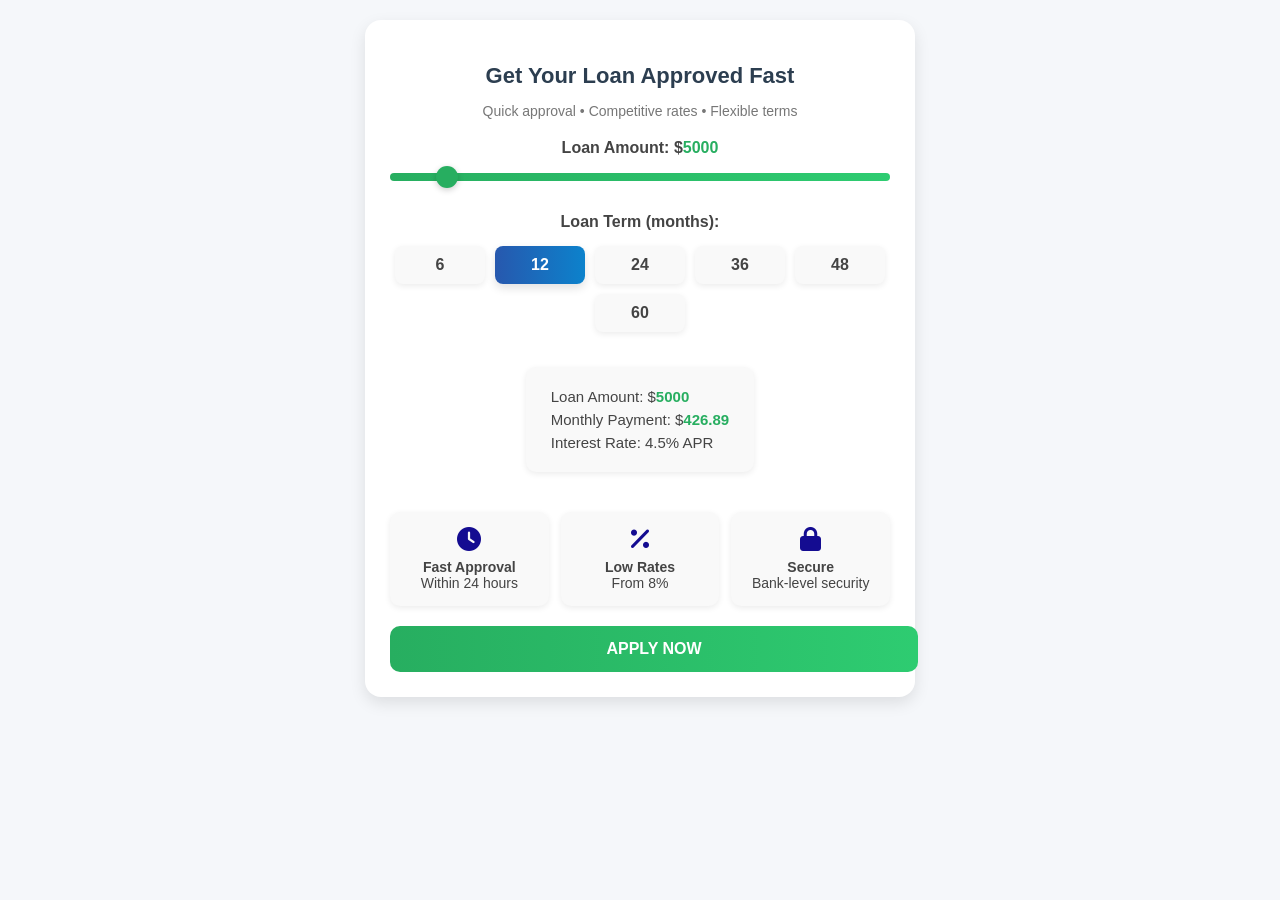
<file: index.html>
<!DOCTYPE html>
<html lang="en">
<head>
  <meta charset="UTF-8">
  <title>Loan Calculator</title>
  <meta name="viewport" content="width=device-width, initial-scale=1.0">
  <!-- Font Awesome for icons -->
  <link rel="stylesheet" href="https://cdnjs.cloudflare.com/ajax/libs/font-awesome/6.5.0/css/all.min.css">
  <!-- External CSS -->
  <link rel="stylesheet" href="style.css">
</head>
<body>
  <div class="loan-box">
    <!-- Header -->
    <h2>Get Your Loan Approved Fast</h2>
    <p class="subtitle">Quick approval • Competitive rates • Flexible terms</p>

    <!-- Loan Amount -->
    <label>Loan Amount: $<span id="amount">5000</span></label>
    <input type="range" min="200" max="50000" value="5000" step="100" class="slider" id="loanSlider">

    <!-- Loan Term -->
    <label>Loan Term (months):</label>
    <div class="term-cards">
      <div class="term-card" data-months="6">6</div>
      <div class="term-card active" data-months="12">12</div>
      <div class="term-card" data-months="24">24</div>
      <div class="term-card" data-months="36">36</div>
      <div class="term-card" data-months="48">48</div>
      <div class="term-card" data-months="60">60</div>
    </div>
<!-- Results -->
<div class="results-card">
  <p>Loan Amount: $<span id="amount">5000</span></p>
  <p>Monthly Payment: $<span id="payment">426.89</span></p>
  <p>Interest Rate: 4.5% APR</p>
</div>

    <!-- Features -->
    <div class="features">
      <div class="feature-card">
        <i class="fas fa-clock feature-icon"></i>
        <strong>Fast Approval</strong><br>Within 24 hours
      </div>
      <div class="feature-card">
        <i class="fas fa-percent feature-icon"></i>
        <strong>Low Rates</strong><br>From 8%
      </div>
      <div class="feature-card">
        <i class="fas fa-lock feature-icon"></i>
        <strong>Secure</strong><br>Bank-level security
      </div>
    </div>

    <!-- Apply Button -->
<a href="apply.html" class="apply-btn">APPLY NOW</a>

  </div>

  <!-- JavaScript -->
  <script>
    const slider = document.getElementById("loanSlider");
    const amountDisplay = document.getElementById("amount");
    const paymentDisplay = document.getElementById("payment");
    const termCards = document.querySelectorAll(".term-card");

    let selectedMonths = 12; // default

    function calculatePayment(amount, months, rate=0.045) {
      const monthlyRate = rate / 12;
      return (amount * monthlyRate) / (1 - Math.pow(1 + monthlyRate, -months));
    }

    function updateCalculator() {
      const amount = parseInt(slider.value);
      amountDisplay.textContent = amount;
      const payment = calculatePayment(amount, selectedMonths).toFixed(2);
      paymentDisplay.textContent = payment;
    }

    // Handle term card clicks
    termCards.forEach(card => {
      card.addEventListener("click", () => {
        termCards.forEach(c => c.classList.remove("active"));
        card.classList.add("active");
        selectedMonths = parseInt(card.dataset.months);
        updateCalculator();
      });
    });

    slider.addEventListener("input", updateCalculator);

    updateCalculator(); // initialize
  </script>
</body>
</html>
</file>
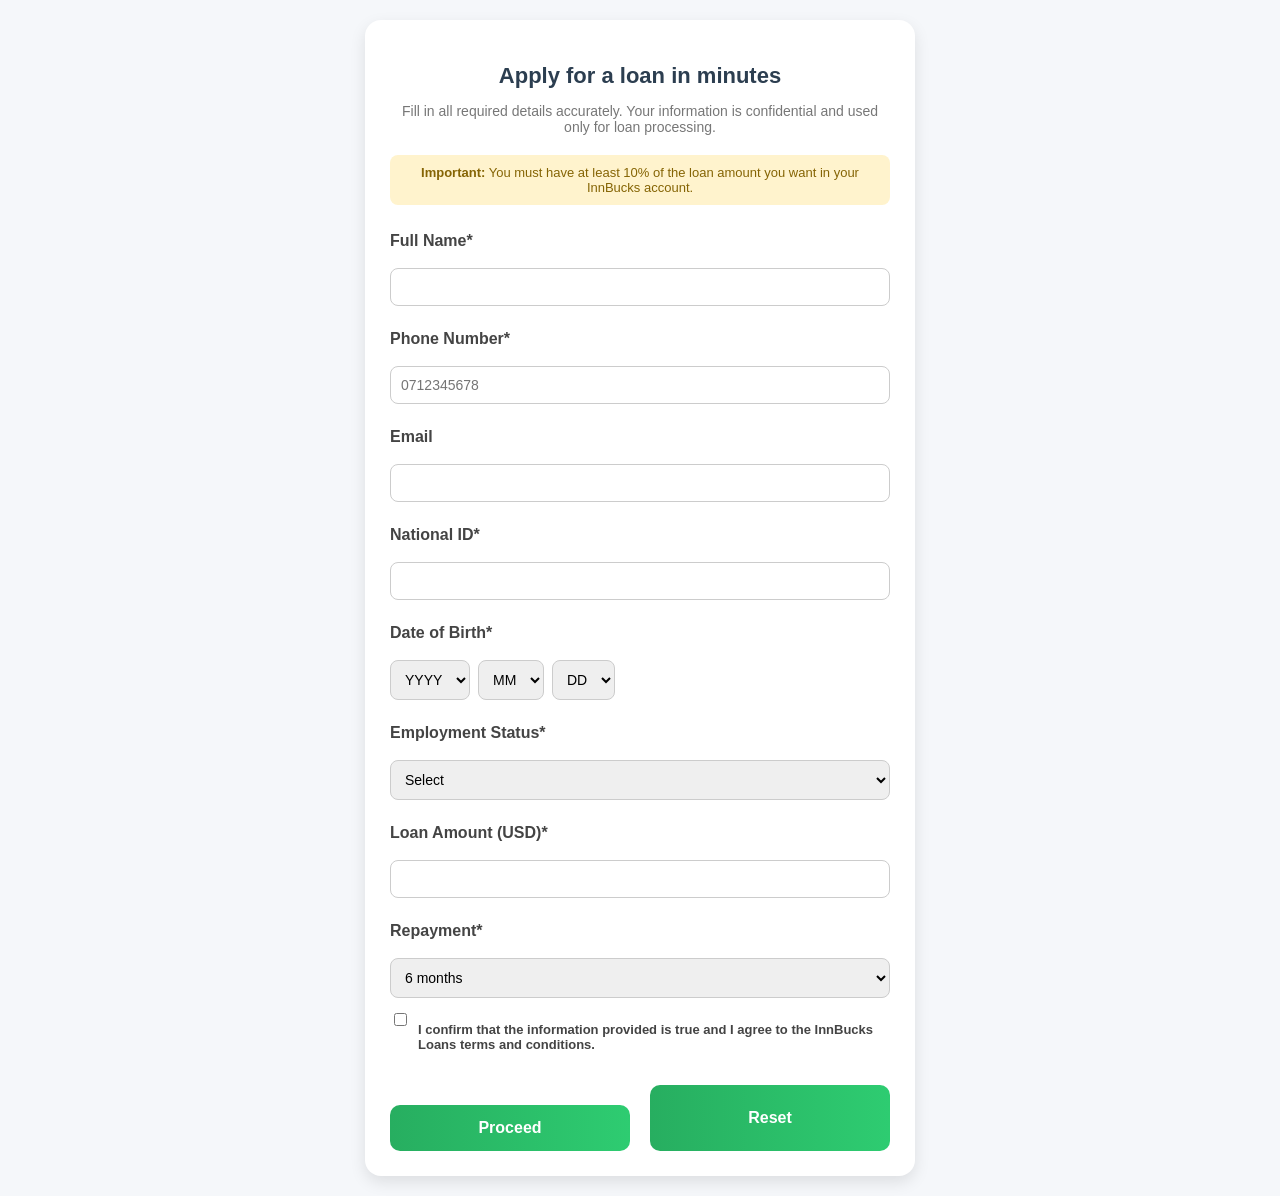
<file: apply.html>
<!DOCTYPE html>
<html lang="en">
<head>
  <meta charset="UTF-8">
  <title>Apply for Loan</title>
  <meta name="viewport" content="width=device-width, initial-scale=1.0">
  <!-- Font Awesome for icons -->
  <link rel="stylesheet" href="https://cdnjs.cloudflare.com/ajax/libs/font-awesome/6.5.0/css/all.min.css">
  <link rel="stylesheet" href="style.css">
</head>
<body>
  <div class="loan-box">
    <h2>Apply for a loan in minutes</h2>
    <p class="subtitle">Fill in all required details accurately. Your information is confidential and used only for loan processing.</p>
    <p class="note"><strong>Important:</strong> You must have at least 10% of the loan amount you want in your InnBucks account.</p>

    <form id="applyForm">
      <!-- Personal Details -->
      <label for="name">Full Name*</label>
      <input type="text" id="name" name="name" required>

      <label for="phone">Phone Number*</label>
      <input type="tel" id="phone" name="phone" placeholder="0712345678" required>

      <label for="email">Email</label>
      <input type="email" id="email" name="email">

      <label for="nationalId">National ID*</label>
      <input type="text" id="nationalId" name="nationalId" required>

      <label>Date of Birth*</label>
      <div class="dob">
        <select id="dobYear" required>
          <option value="">YYYY</option>
        </select>
        <select id="dobMonth" required>
          <option value="">MM</option>
        </select>
        <select id="dobDay" required>
          <option value="">DD</option>
        </select>
      </div>

      <!-- Employment -->
      <label for="employment">Employment Status*</label>
      <select id="employment" name="employment" required>
        <option value="">Select</option>
        <option value="Employed">Employed</option>
        <option value="Self-Employed">Self-Employed</option>
        <option value="Unemployed">Unemployed</option>
      </select>

      <!-- Loan Details -->
      <label for="amount">Loan Amount (USD)*</label>
      <input type="number" id="amount" name="amount" required>

      <label for="term">Repayment*</label>
      <select id="term" name="term" required>
        <option value="6">6 months</option>
        <option value="12">12 months</option>
        <option value="24">24 months</option>
        <option value="36">36 months</option>
        <option value="48">48 months</option>
        <option value="60">60 months</option>
      </select>

      <!-- Confirmation -->
      <div class="checkbox">
        <input type="checkbox" id="confirm" required>
        <label for="confirm">I confirm that the information provided is true and I agree to the InnBucks Loans terms and conditions.</label>
      </div>

      <!-- Buttons -->
      <div class="form-buttons">
        <button type="submit" class="apply-btn">Proceed</button>
        <button type="reset" class="reset-btn">Reset</button>
      </div>
    </form>
  </div>

  <script src="apply.js"></script>
</body>
</html>
</file>
<file: style.css>
/* General page styling */
body {
  font-family: 'Segoe UI', Arial, sans-serif;
  background: #f5f7fa;
  color: #333;
  margin: 0;
  padding: 20px;
}

/* Loan box container */
.loan-box {
  background: #fff;
  border-radius: 16px;
  box-shadow: 0 6px 16px rgba(0,0,0,0.1);
  padding: 25px;
  max-width: 500px;
  margin: auto;
  text-align: center;
}

/* Headings */
.loan-box h2 {
  color: #2c3e50;
  margin-bottom: 6px;
  font-size: 22px;
}

.loan-box p.subtitle {
  font-size: 14px;
  color: #777;
  margin-bottom: 20px;
}

/* Labels and values */
.loan-box label {
  display: block;
  font-weight: 600;
  margin: 12px 0 6px;
  color: #444;
}

.loan-box span {
  font-weight: bold;
  color: #27ae60;
}

/* Slider styling */
.slider {
  width: 100%;
  margin: 10px 0 20px;
  -webkit-appearance: none;
  height: 8px;
  border-radius: 4px;
  background: linear-gradient(to right, #27ae60, #2ecc71);
  outline: none;
}

.slider::-webkit-slider-thumb {
  -webkit-appearance: none;
  appearance: none;
  width: 22px;
  height: 22px;
  border-radius: 50%;
  background: #27ae60;
  cursor: pointer;
  box-shadow: 0 2px 6px rgba(0,0,0,0.2);
}

.slider::-moz-range-thumb {
  width: 22px;
  height: 22px;
  border-radius: 50%;
  background: #27ae60;
  cursor: pointer;
  box-shadow: 0 2px 6px rgba(0,0,0,0.2);
}

/* Term cards container */
.term-cards {
  display: flex;
  flex-wrap: wrap;
  gap: 10px;
  justify-content: center;
  margin: 15px 0;
}

/* Individual term card */
.term-card {
  flex: 0 0 70px; /* fixed width for all cards */
  background: #f9f9f9;
  border-radius: 8px;
  padding: 10px;
  text-align: center;
  font-weight: bold;
  color: #444;
  cursor: pointer;
  box-shadow: 0 2px 6px rgba(0,0,0,0.08);
  transition: background 0.3s ease, transform 0.2s ease;
}

.term-card:hover {
  background: #3d8cec;
  transform: translateY(-3px);
}

.term-card.active {
  background: linear-gradient(90deg, #2758ae, #0c82cc);
  color: #fff;
  box-shadow: 0 4px 10px rgba(0,0,0,0.12);
}

/* Results card */
.results-card {
  display: inline-block;       /* shrink to fit contents */
  background: #f9f9f9;
  border-radius: 10px;
  padding: 15px 25px;
  margin: 20px auto;
  box-shadow: 0 2px 6px rgba(0,0,0,0.08);
  text-align: left;
}

.results-card p {
  margin: 6px 0;
  font-size: 15px;
  color: #444;
}

/* Features container */
.features {
  display: flex;
  justify-content: space-around;
  margin: 20px 0;
  gap: 12px;
}

/* Individual feature cards */
.feature-card {
  flex: 1;
  background: #f9f9f9;
  border-radius: 10px;
  padding: 15px;
  font-size: 14px;
  color: #444;
  text-align: center;
  box-shadow: 0 2px 6px rgba(0,0,0,0.08);
  transition: transform 0.3s ease, box-shadow 0.3s ease, background 0.3s ease;
  cursor: pointer;
}

.feature-icon {
  font-size: 24px;
  color: #140c91;
  margin-bottom: 8px;
  display: block;
}

.feature-card:hover {
  transform: translateY(-5px);
  box-shadow: 0 6px 12px rgba(0,0,0,0.15);
  background: #ffffff;
}

.apply-btn {
  display: block;
  text-align: center;
  text-decoration: none;
  width: 100%;
  background: linear-gradient(90deg, #27ae60, #2ecc71);
  color: #fff;
  font-size: 16px;
  font-weight: bold;
  padding: 14px;
  border-radius: 10px;
  cursor: pointer;
  margin-top: 20px;
  transition: opacity 0.3s ease;
}

.apply-btn:hover {
  opacity: 0.9;
}

/* Responsive rules for very small screens */
@media (max-width: 360px) {
  .term-cards {
    flex-direction: column;
    align-items: center;
  }
  .term-card {
    width: 100%;
  }
  .features {
    flex-direction: column;
    align-items: center;
  }
  .feature-card {
    width: 100%;
    margin-bottom: 12px;
  }
}
.note {
  background: #fff3cd;
  color: #856404;
  padding: 10px;
  border-radius: 8px;
  margin-bottom: 15px;
  font-size: 13px;
}

form {
  display: flex;
  flex-direction: column;
  gap: 12px;
}

form label {
  text-align: left;
  font-weight: 600;
  color: #444;
}

form input, form select {
  padding: 10px;
  border-radius: 8px;
  border: 1px solid #ccc;
  font-size: 14px;
}

.dob {
  display: flex;
  gap: 8px;
}

.checkbox {
  display: flex;
  align-items: flex-start;
  gap: 8px;
  font-size: 13px;
}
/* Shared button base */
.form-buttons button {
  flex: 1;
  text-align: center;
  font-size: 16px;
  font-weight: bold;
  padding: 14px;
  border-radius: 10px;
  cursor: pointer;
  transition: opacity 0.3s ease;
  border: none;
}

/* Proceed button */
.apply-btn {
  background: linear-gradient(90deg, #27ae60, #2ecc71);
  color: #fff;
  margin-right: 10px;
}

/* Reset button */
.reset-btn {
   background: linear-gradient(90deg, #27ae60, #2ecc71);
  color: #fff;
  margin-left: 10px;
}

/* Hover effect */
.apply-btn:hover,
.reset-btn:hover {
  opacity: 0.9;
}

/* Form buttons container */
.form-buttons {
  display: flex;
  justify-content: space-between;
  margin-top: 15px;
}
</file>
